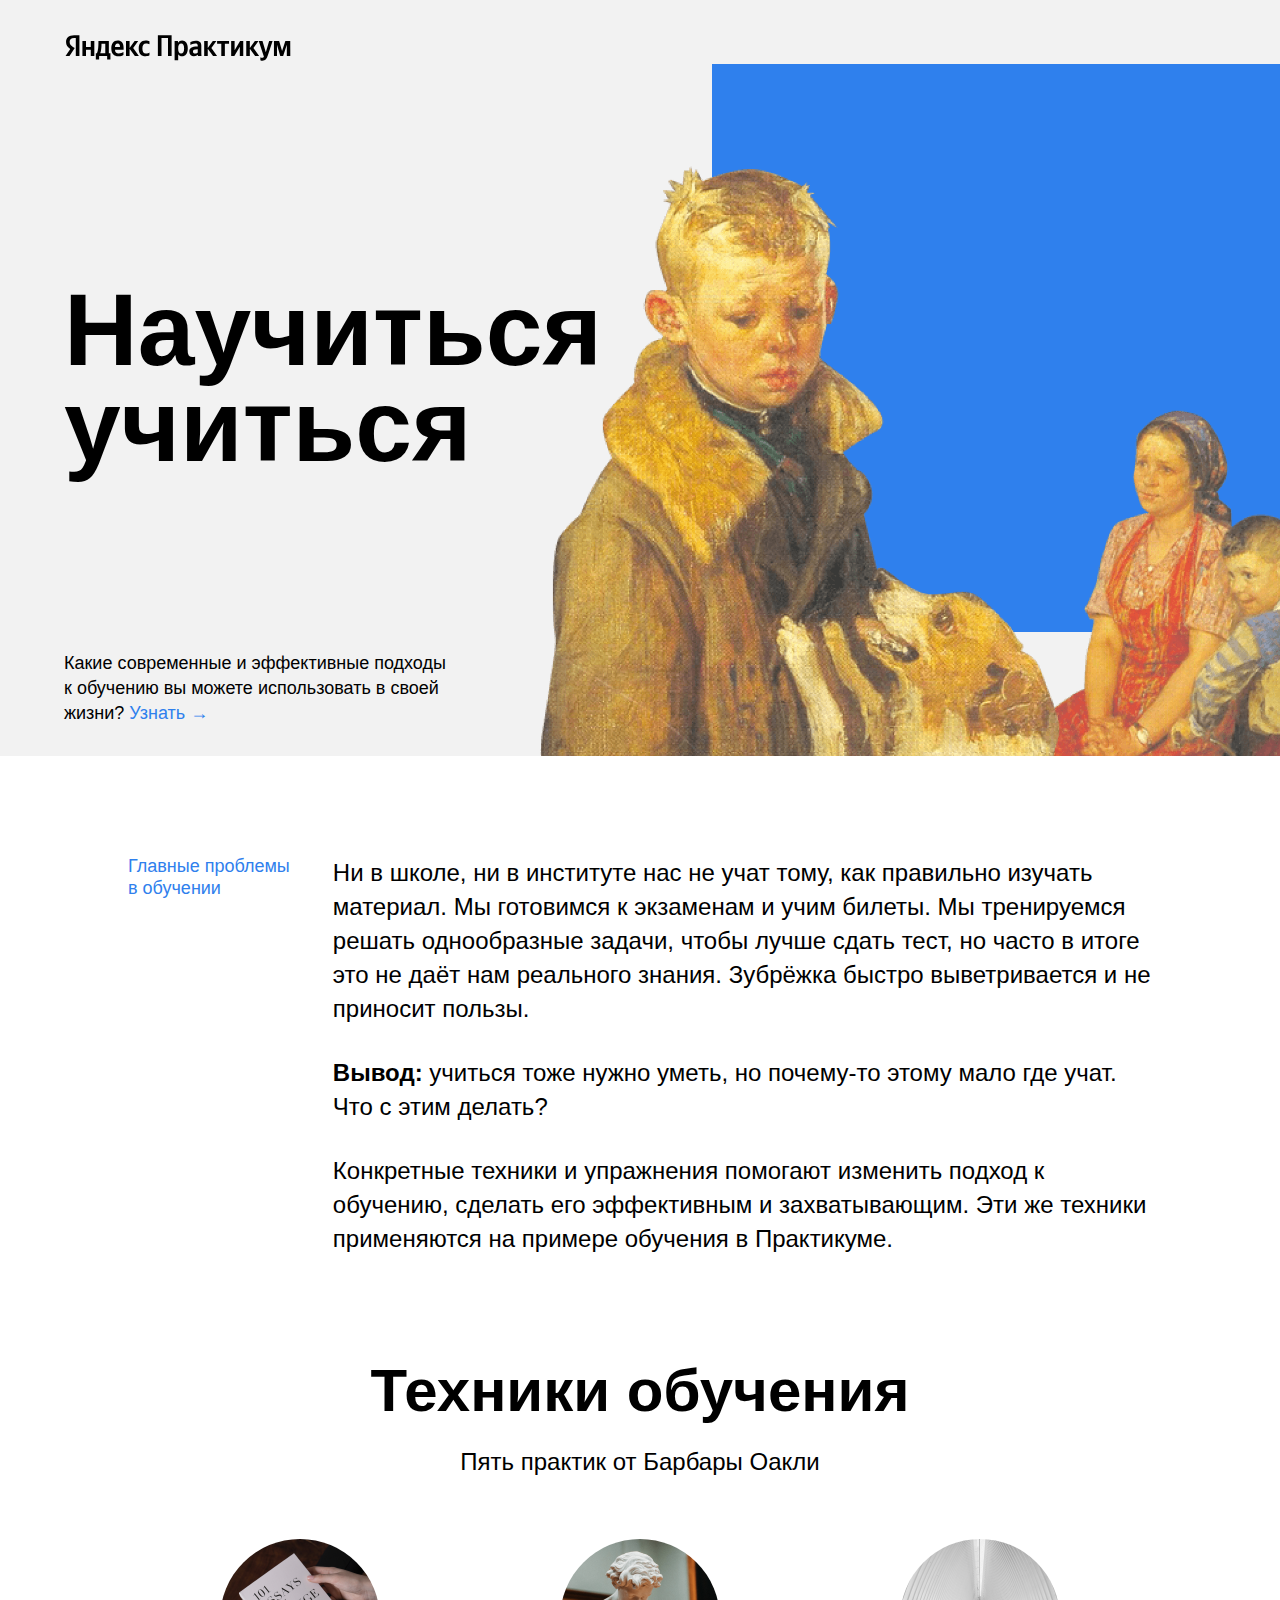
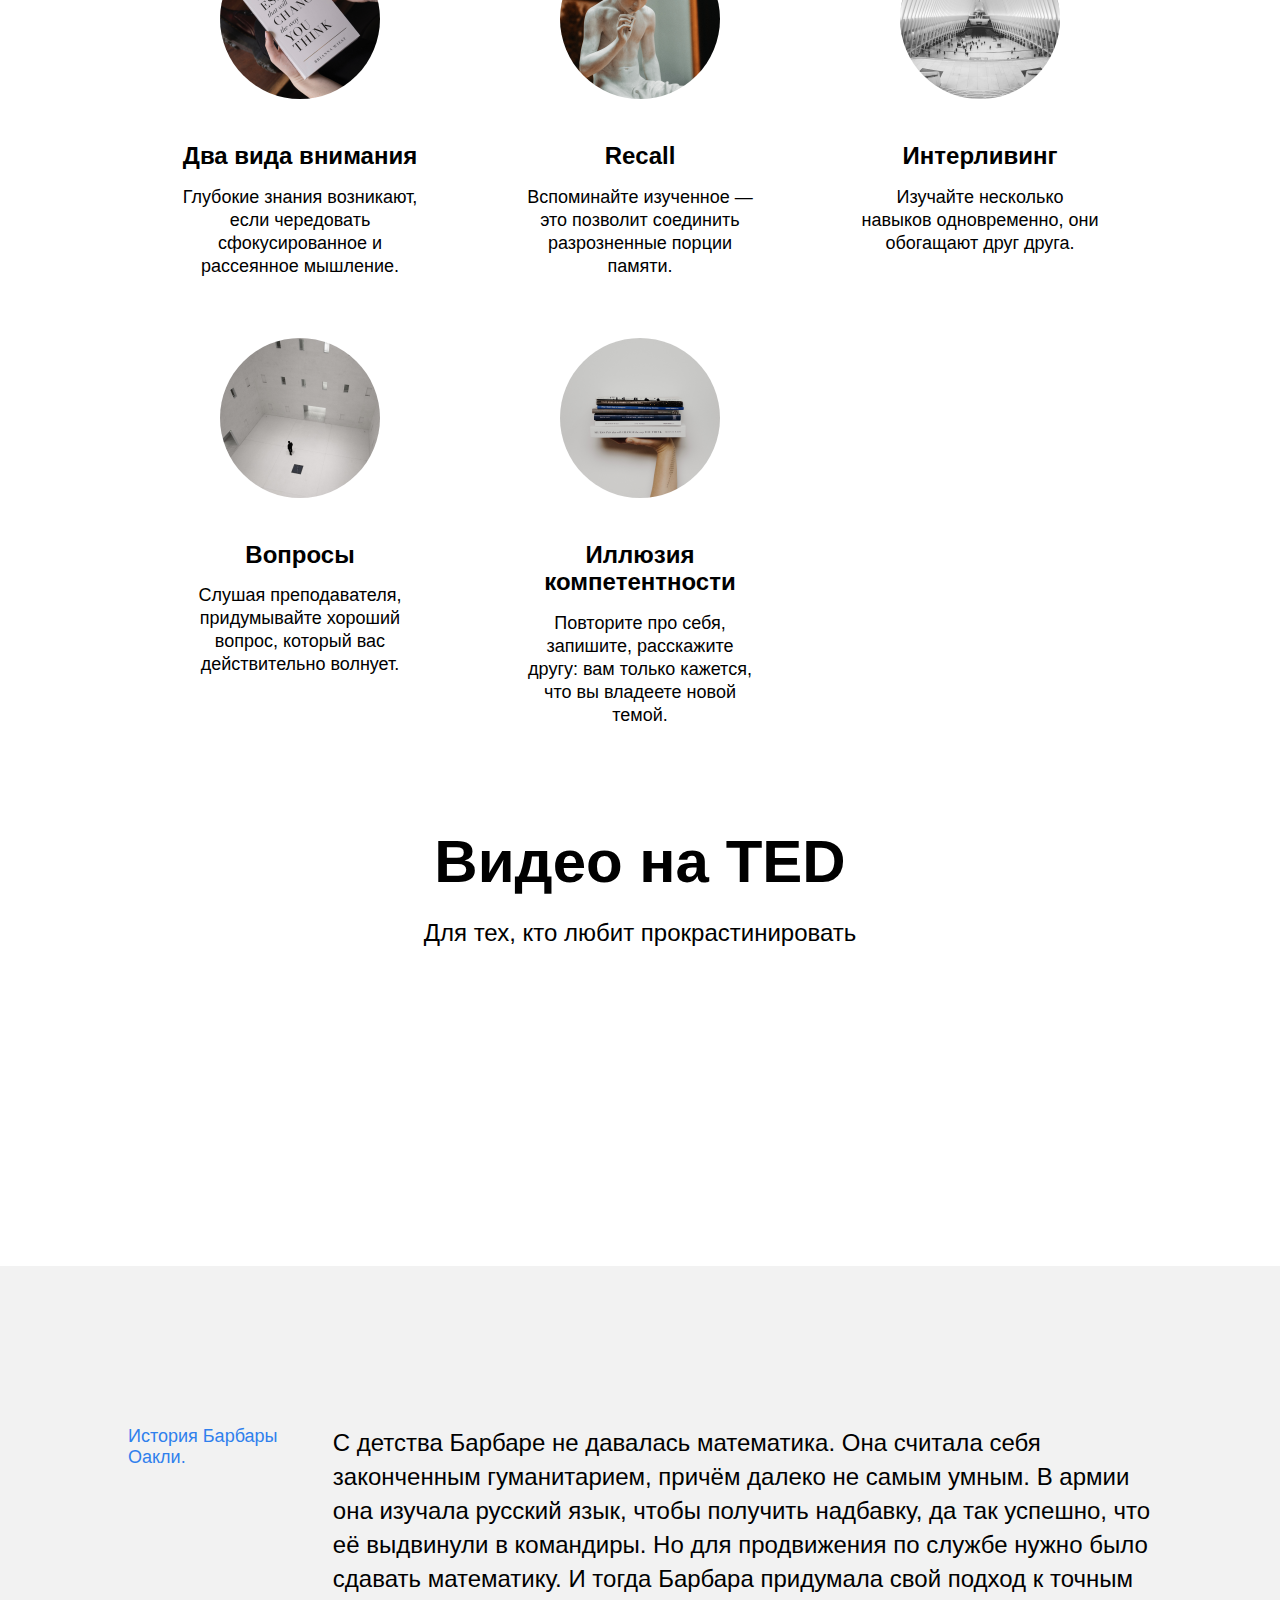
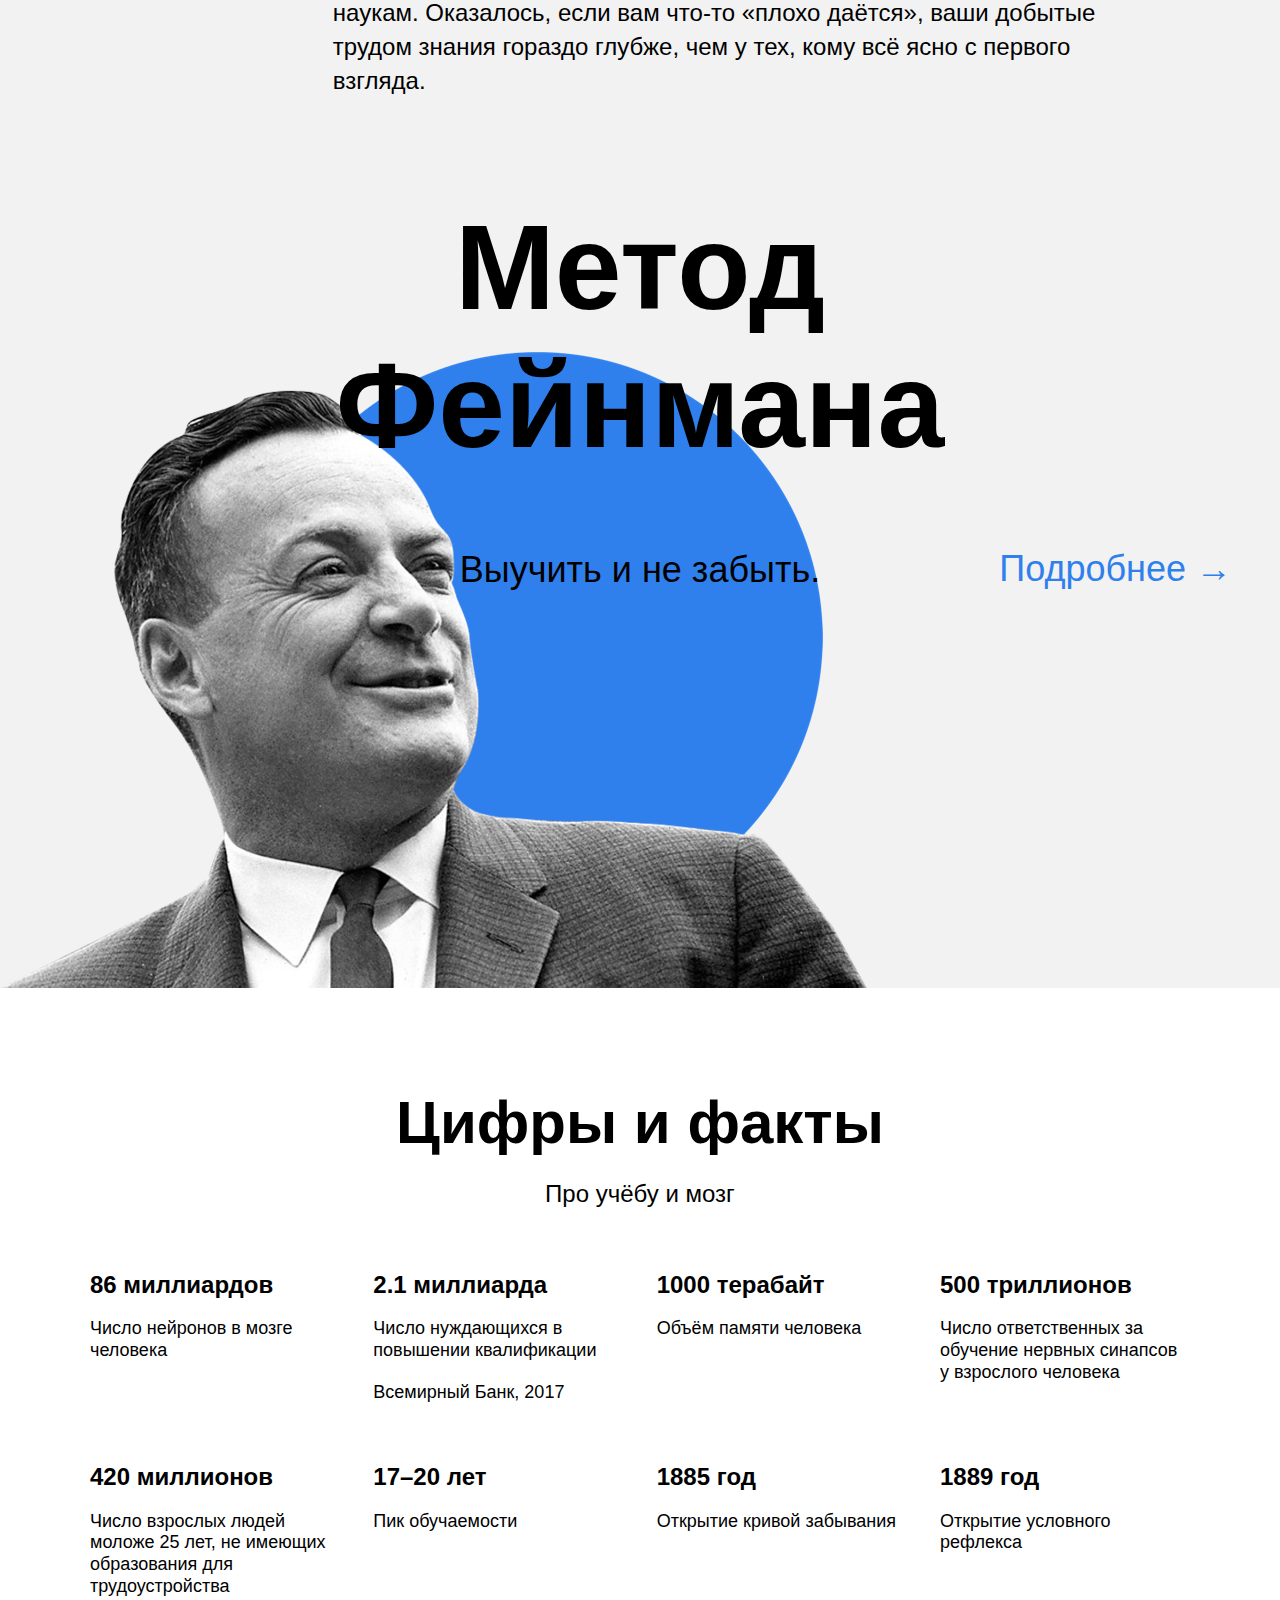
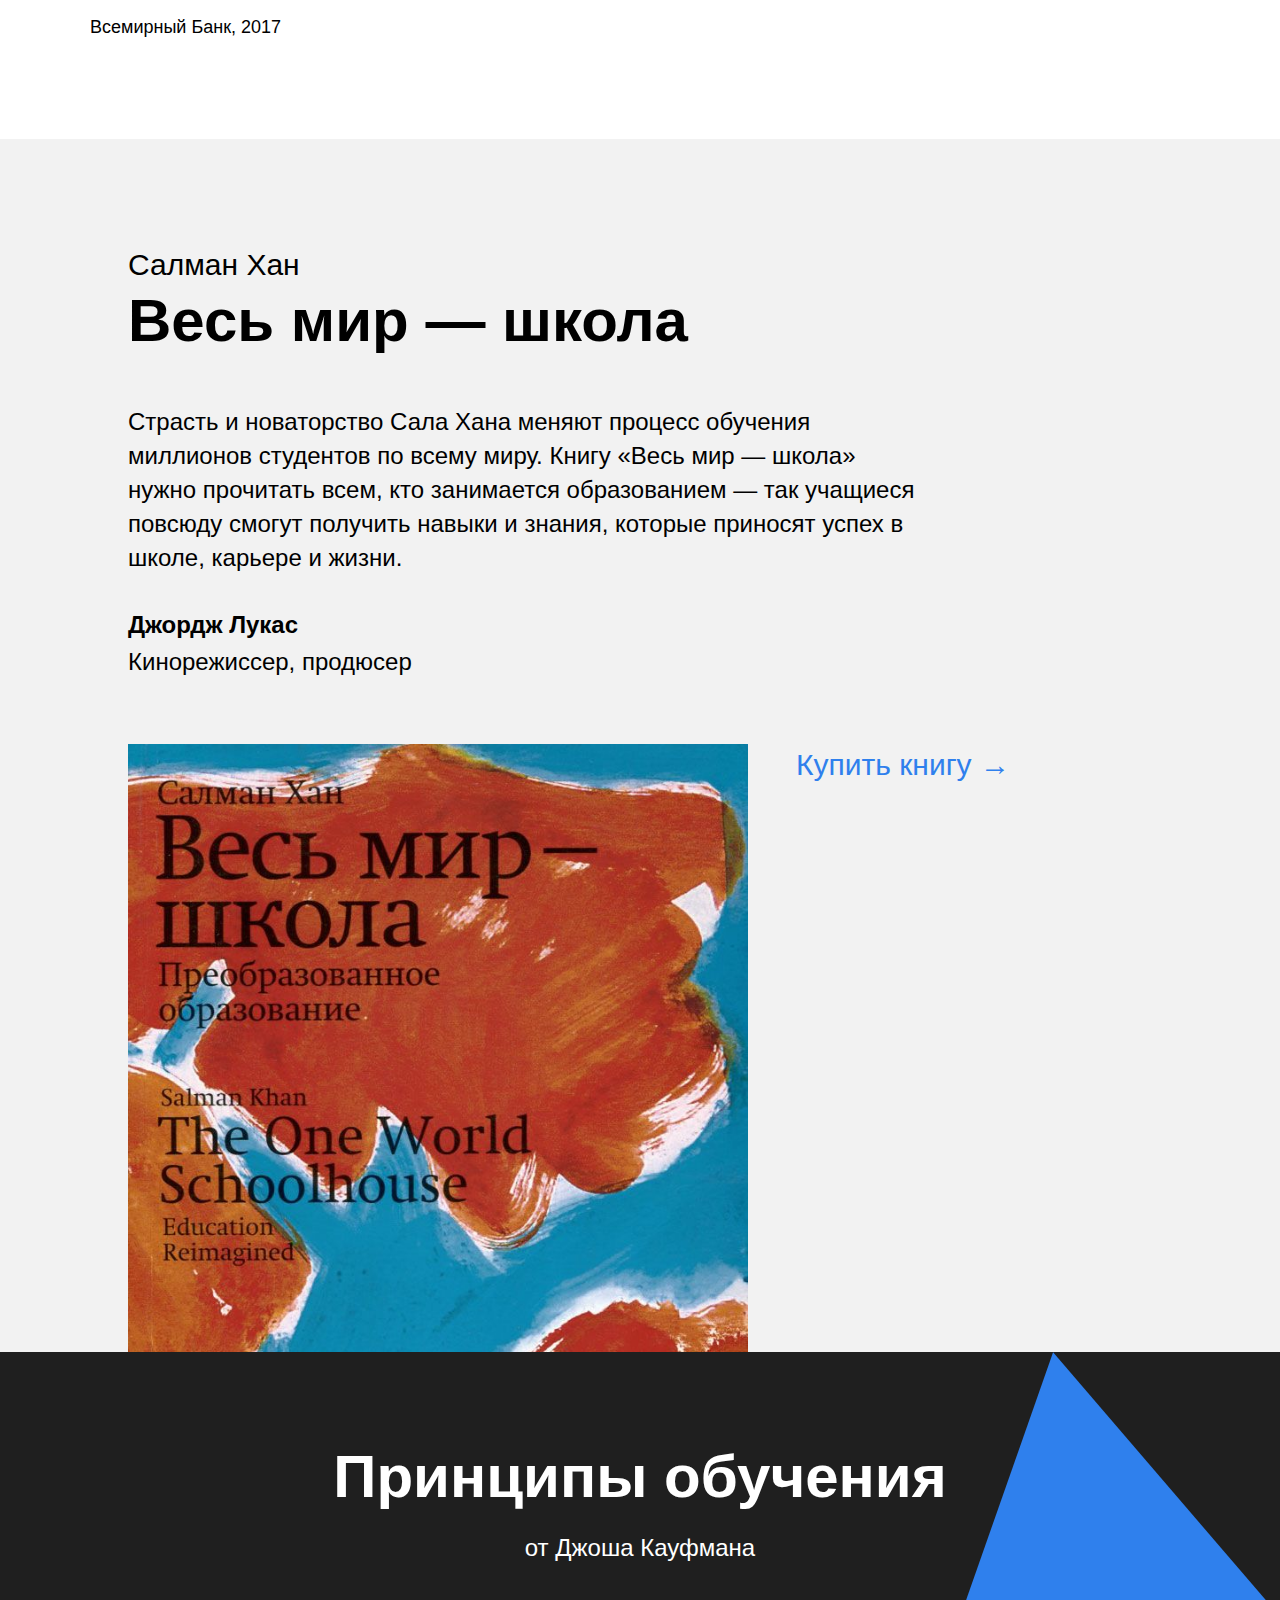
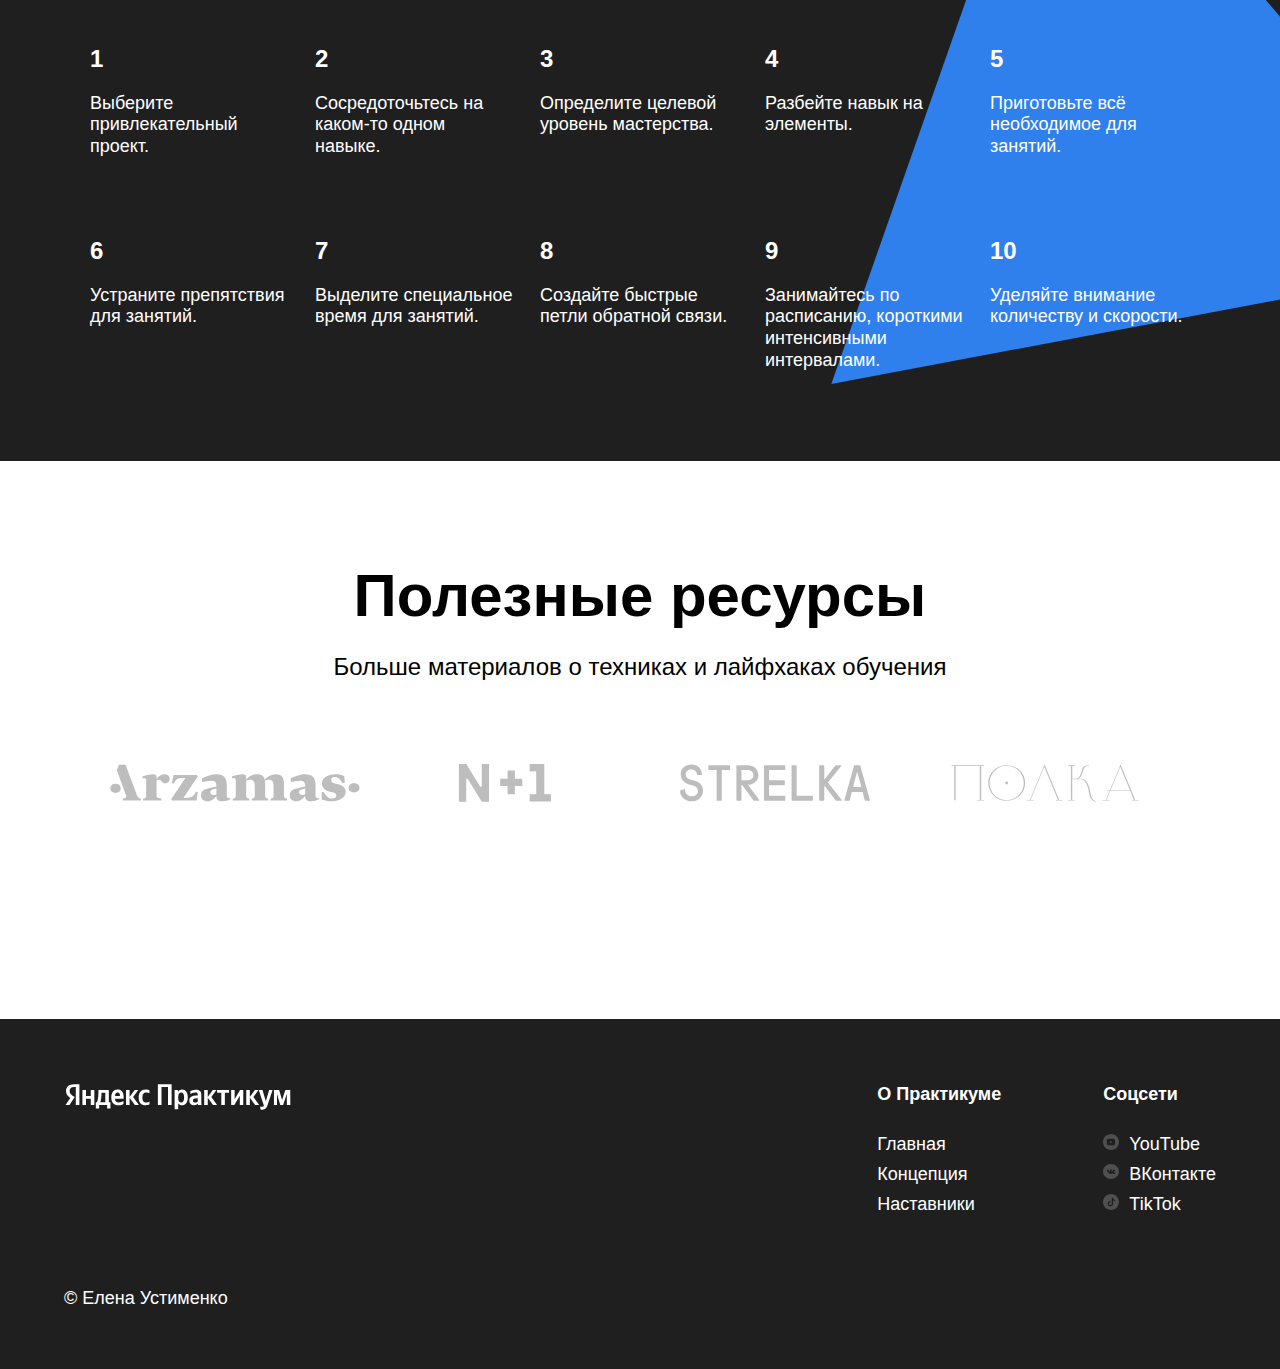
<file: index.html>
<!DOCTYPE html>
<html lang="ru">
<head>
  <meta charset="UTF-8">
  <meta name="viewport" content="width=device-width, initial-scale=1.0">
  <title>Научиться учиться</title>
  <link rel="stylesheet" href="./pages/index.css"> 
</head>
<body class="page">
  <header class="header">
    <img src="./images/logo_place_header.svg" alt="Логотип Яндекс Практикум" class="logo logo_place_header">
    <h1 class="header__title">Научиться учиться</h1>
    <p class="header__subtitle">Какие современные и эффективные подходы к обучению вы
    можете использовать в своей жизни? <a href="#" class="header__link link">Узнать →</a></p>
    <img src="./images/header-image.png" alt="Фрагмент картины Опять двойка, грустный мальчик пришёл домой после 
    получения плохой оценки" class="header__main-illustration">
    <div class="header__square-pic rotation"></div>
  </header>
  <main class="content">
    <section class="description">
      <div class="two-columns">
        <h2 class="two-columns__brief">Главные проблемы в обучении</h2>
        <div class="two-columns__main-text">
          <p class="two-columns__paragraph">Ни в школе, ни в институте нас не учат тому, как правильно изучать 
          материал. Мы готовимся к экзаменам и учим билеты. Мы тренируемся решать однообразные задачи,
          чтобы лучше сдать тест, но часто в итоге это не даёт нам реального знания. Зубрёжка
          быстро выветривается и не приносит пользы.</p>
          <p class="two-columns__paragraph"><span class="two-columns__span-accent">Вывод:</span> учиться тоже нужно 
          уметь, но почему-то этому мало где учат. Что с этим делать?</p>
          <p class="two-columns__paragraph">Конкретные техники и упражнения помогают изменить подход к обучению, 
          сделать его эффективным и захватывающим. Эти же техники применяются на примере обучения в Практикуме.</p>
        </div>
      </div>
    </section>
    <section class="techniques">
      <h2 class="section-title">Техники обучения</h2>
      <h3 class="section-subtitle">Пять практик от Барбары Оакли</h3>
      <ul class="cards">
        <li class="cards__item">
          <img src="./images/cards-attention.png" alt="Фотография книги с названием на английском языке 101 ессе, 
          которые изменят ваше мышление" class="cards__image">
          <h4 class="cards__title">Два вида внимания</h4>
          <p class="cards__description">Глубокие знания возникают, если чередовать 
          сфокусированное и рассеянное мышление.</p>
        </li>
        <li class="cards__item">
          <img src="./images/cards-recall.png" alt="Фотография статуи задумавшегося мальчика" class="cards__image">
          <h4 class="cards__title">Recall</h4>
          <p class="cards__description">Вспоминайте изученное — это позволит соединить 
          разрозненные порции памяти.</p>
        </li>
        <li class="cards__item">
          <img src="./images/cards-interliving.png" alt="Фотография большого холла в общественном здании" class="cards__image">
          <h4 class="cards__title">Интерливинг</h4>
          <p class="cards__description">Изучайте несколько навыков одновременно, 
          они обогащают друг друга.</p>
        </li>
        <li class="cards__item">
          <img src="./images/cards-question.png" alt="Фотография человека в пустой комнате с множеством 
          маленьких окон" class="cards__image">
          <h4 class="cards__title">Вопросы</h4>
          <p class="cards__description">Слушая преподавателя, придумывайте хороший вопрос, 
          который вас действительно волнует.</p>
        </li>
        <li class="cards__item">
          <img src="./images/cards-competence.png" alt="Фотография руки, держащей стопку книг" class="cards__image">
          <h4 class="cards__title">Иллюзия компетентности</h4>
          <p class="cards__description">Повторите про себя, запишите, расскажите другу: вам 
          только кажется, что вы владеете новой темой.</p>
        </li>
      </ul>
    </section>
    <section class="video">
      <h2 class="section-title">Видео нa TED</h2>
      <h3 class="section-subtitle">Для тех, кто любит прокрастинировать</h3>
    <div class="video__iframes">
        <iframe class="video__iframe" src="https://www.youtube.com/embed/5MgBikgcWnY" 
        title="YouTube video player" allow="accelerometer; autoplay; clipboard-write; 
        encrypted-media; gyroscope; picture-in-picture" allowfullscreen></iframe>
        <iframe class="video__iframe" src="https://www.youtube.com/embed/arj7oStGLkU" 
        title="YouTube video player" allow="accelerometer; autoplay; clipboard-write; 
        encrypted-media; gyroscope; picture-in-picture" allowfullscreen></iframe>
    </div>
    </section>
    <section class="oakley">
      <div class="two-columns">
        <h2 class="two-columns__brief">История Барбары Оакли.</h2>
        <div class="two-columns__main-text">
          <p class="two-columns__paragraph">С детства Барбаре не давалась математика. Она считала себя законченным гуманитарием,
          причём далеко не самым умным. В армии она изучала русский язык, чтобы получить надбавку, да так успешно, что её 
          выдвинули в командиры. Но для продвижения по службе нужно было сдавать математику. И тогда Барбара придумала свой 
          подход к точным наукам. Оказалось, если вам что-то «плохо даётся», ваши добытые трудом знания гораздо глубже, чем
          у тех, кому всё ясно с первого взгляда.</p>
        </div>
      </div>
    </section>
    <section class="feynman">
      <h2 class="feynman__title">Метод Фейнмана</h2>
      <h3 class="feynman__subtitle">Выучить и не забыть.</h3>
      <a href="#" class="feynman__link link">Подробнее  →</a>
      <img src="./images/feynman.png" alt="Фото Фейнмана" class="feynman__image">
    </section>
    <section class="digits">
      <h2 class="section-title">Цифры и факты</h2>
      <h3 class="section-subtitle">Про учёбу и мозг</h3>
      <ul class="table">
        <li class="table__cell">
          <h4 class="table__heading">86 миллиардов</h4>
          <p class="table__text">Число нейронов в мозге человека</p>
        </li>
        <li class="table__cell">
          <h4 class="table__heading">2.1 миллиарда</h4>
          <p class="table__text">Число нуждающихся в повышении квалификации</p>
          <p class="table__text">Всемирный Банк, 2017</p>
        </li>
        <li class="table__cell">
          <h4 class="table__heading">1000 терабайт</h4>
          <p class="table__text">Объём памяти человека</p>
        </li>
        <li class="table__cell">
          <h4 class="table__heading">500 триллионов</h4>
          <p class="table__text">Число ответственных за обучение нервных синапсов у взрослого человека</p>
        </li>
        <li class="table__cell">
          <h4 class="table__heading">420 миллионов</h4>
          <p class="table__text">Число взрослых людей моложе 25 лет, не имеющих образования для трудоустройства</p>
          <p class="table__text">Всемирный Банк, 2017</p>
        </li>
        <li class="table__cell">
          <h4 class="table__heading">17–20 лет</h4>
          <p class="table__text">Пик обучаемости</p>
        </li>
        <li class="table__cell">
          <h4 class="table__heading">1885 год</h4>
          <p class="table__text">Открытие кривой забывания</p>
        </li>
        <li class="table__cell">
          <h4 class="table__heading">1889 год</h4>
          <p class="table__text">Открытие условного рефлекса</p>
        </li>
      </ul>
    </section>
    <section class="khan">
      <div class="khan__container">
        <h3 class="khan__author">Салман Хан</h3>
        <h2 class="khan__title">Весь мир — школа</h2>
        <blockquote class="khan__quote">Страсть и новаторство Сала Хана меняют процесс обучения миллионов 
        студентов по всему миру. Книгу «Весь мир — школа» нужно прочитать всем, кто занимается 
        образованием — так учащиеся повсюду смогут получить навыки и знания, которые приносят успех 
        в школе, карьере и жизни.</blockquote>
        <p class="khan__quote-author">Джордж Лукас</p>
        <p class="khan__quote-author-subline">Кинорежиссер, продюсер</p>
        <div class="khan__book-container">
          <img src="./images/khan-book.jpg" alt="Обложка книги Весь мир школа автор Салман Хан" class="khan__book-pic">
          <a href="#" class="khan__buy-link link">Купить книгу →</a>
        </div>
      </div>
    </section>
    <section class="kaufman">
      <h2 class="section-title section-title_theme_dark">Принципы обучения</h2>
      <h3 class="section-subtitle section-subtitle_theme_dark">от Джоша Кауфмана</h3>
      <ul class="table table_theme_dark">
        <li class="table__cell table__cell_theme_dark">
          <h4 class="table__heading table__heading_theme_dark">1</h4>
          <p class="table__text table__text_theme_dark">Выберите привлекательный проект.</p>
        </li>
        <li class="table__cell table__cell_theme_dark">
          <h4 class="table__heading table__heading_theme_dark">2</h4>
          <p class="table__text table__text_theme_dark">Сосредоточьтесь на каком-то одном навыке.</p>
        </li>
        <li class="table__cell table__cell_theme_dark">
          <h4 class="table__heading table__heading_theme_dark">3</h4>
          <p class="table__text table__text_theme_dark">Определите целевой уровень мастерства.</p>
        </li>
        <li class="table__cell table__cell_theme_dark">
          <h4 class="table__heading table__heading_theme_dark">4</h4>
          <p class="table__text table__text_theme_dark">Разбейте навык на элементы.</p>
        </li>
        <li class="table__cell table__cell_theme_dark">
          <h4 class="table__heading table__heading_theme_dark">5</h4>
          <p class="table__text table__text_theme_dark">Приготовьте всё необходимое для занятий.</p>
        </li>
        <li class="table__cell table__cell_theme_dark">
          <h4 class="table__heading table__heading_theme_dark">6</h4>
          <p class="table__text table__text_theme_dark">Устраните препятствия для занятий.</p>
        </li>
        <li class="table__cell table__cell_theme_dark">
          <h4 class="table__heading table__heading_theme_dark">7</h4>
          <p class="table__text table__text_theme_dark">Выделите специальное время для занятий.</p>
        </li>
        <li class="table__cell table__cell_theme_dark">
          <h4 class="table__heading table__heading_theme_dark">8</h4>
          <p class="table__text table__text_theme_dark">Создайте быстрые петли обратной связи.</p>
        </li>
        <li class="table__cell table__cell_theme_dark">
          <h4 class="table__heading table__heading_theme_dark">9</h4>
          <p class="table__text table__text_theme_dark">Занимайтесь по расписанию, короткими интенсивными интервалами.</p>
        </li>
        <li class="table__cell table__cell_theme_dark">
          <h4 class="table__heading table__heading_theme_dark">10</h4>
          <p class="table__text table__text_theme_dark">Уделяйте внимание количеству и скорости.</p>
        </li>
      </ul>
      <div class="kaufman__triangle rotation"></div>
    </section>
    <section class="resources">
      <h2 class="section-title">Полезные ресурсы</h2>
      <h3 class="section-subtitle">Больше материалов о техниках и лайфхаках обучения</h3>
      <div class="resources__logo-zone">
        <a href="#" target="_blank" class="resources__link link">
        <img src="./images/logo/resources-arzamas.svg" alt="Название ресурса Арзамас" class="resources__logo">
        </a>
        <a href="#" target="_blank" class="resources__link link">
          <img src="./images/logo/resources-n1.svg" alt="Название ресурса Н плюс один" class="resources__logo">
        </a>
        <a href="#" target="_blank" class="resources__link link">
          <img src="./images/logo/resources-strelka.svg" alt="Название ресурса Стрелка" class="resources__logo"> 
        </a>
        <a href="#" target="_blank" class="resources__link link">
          <img src="./images/logo/resources-polka.svg" alt="Название ресурса Полка" class="resources__logo">
        </a>
      </div>
    </section>
  </main>
  <footer class="footer">
    <div class="footer__columns">
      <div class="footer__column footer__column_content_copyright">
        <img src="./images/logo_place_footer.svg" alt="Логотип Яндекс Практикум" class="logo logo_place_footer">
        <p class="footer__author"> &copy; Елена Устименко</p>
      </div>
      <nav class="footer__column footer__column_content_info">
        <h4 class="footer__column-heading">О Практикуме</h4>
        <ul class="footer__column-links">
          <li>
            <a href="#" class="footer__column-link link">Главная</a>
          </li>
          <li>
            <a href="#" class="footer__column-link link">Концепция</a>
          </li>
          <li>
            <a href="#" class="footer__column-link link">Наставники</a>
          </li>
        </ul>
      </nav>
      <div class="footer__column footer__column_content_social">
        <h4 class="footer__column-heading">Соцсети</h4>
        <ul class="footer__column-links">
          <li>
            <a href="#" class="footer__column-link link" target="_blank">
            <img src="./images/youtube-icon.svg" alt="Иконка видеохостинга, предоставляющего услуги хранения, 
              доставки и показа видео" class="footer__social-icon">YouTube</a>
          </li>
          <li>
            <a href="#" class="footer__column-link link" target="_blank">
            <img src="./images/vk_color_white.svg" alt="Иконка российской соцсети" class="footer__social-icon">ВКонтакте</a>
          </li>
          <li>
            <a href="#" class="footer__column-link link" target="_blank">
            <img src="./images/tiktok-icon.svg" alt="Иконка сервиса для создания и просмотра коротких видео" class="footer__social-icon">TikTok</a>
          </li> 
        </ul>
      </div>
    </div>
  </footer>
</body>
</html>
</file>
<file: pages/index.css>
@import url(../vendor/normalize.css);
@import url(../blocks/content/content.css);
@import url(../blocks/description/description.css);
@import url(../blocks/digits/digits.css);
@import url(../blocks/feynman/feynman.css);
@import url(../blocks/feynman/__image/feynman__image.css);
@import url(../blocks/feynman/__link/feynman__link.css);
@import url(../blocks/feynman/__subtitle/feynman__subtitle.css);
@import url(../blocks/feynman/__title/feynman__title.css);
@import url(../blocks/footer/footer.css);
@import url(../blocks/footer/__author/footer__author.css);
@import url(../blocks/footer/__column/_content/footer__column_content_copyright.css);
@import url(../blocks/footer/__column/_content/footer__column_content_info.css);
@import url(../blocks/footer/__column/_content/footer__column_content_social.css);
@import url(../blocks/footer/__column-heading/footer__column-heading.css);
@import url(../blocks/footer/__column-link/footer__column-link.css);
@import url(../blocks/footer/__column-links/footer__column-links.css);
@import url(../blocks/footer/__columns/footer__columns.css);
@import url(../blocks/footer/__social-icon/footer__social-icon.css);
@import url(../blocks/header/header.css);
@import url(../blocks/header/__link/header__link.css);
@import url(../blocks/header/__main-illustration/header__main-illustratin.css);
@import url(../blocks/header/__square-pick/header__square-pick.css);
@import url(../blocks/header/__subtitle/header__subtitle.css);
@import url(../blocks/header/__title/header__title.css);
@import url(../blocks/kaufman/kaufman.css);
@import url(../blocks/kaufman/__triangle/kaufman__triangle.css);
@import url(../blocks/khan/khan.css);
@import url(../blocks/logo/logo.css);
@import url(../blocks/logo/_place/logo_place_header.css);
@import url(../blocks/logo/_place/logo_place_footer.css);
@import url(../blocks/oakley/oakley.css);
@import url(../blocks/page/page.css);
@import url(../blocks/resources/resources.css);
@import url(../blocks/table/table.css);
@import url(../blocks/table/__cell/table__cell.css);
@import url(../blocks/table/__cell/_theme/table__cell_theme_dark.css);
@import url(../blocks/table/__heading/table__heading.css);
@import url(../blocks/table/__heading/_theme/table__heading_theme_dark.css);
@import url(../blocks/table/__text/table__text.css);
@import url(../blocks/table/__text/_theme/table__text_theme_dark.css);
@import url(../blocks/techniques/techniques.css);
@import url(../blocks/two-columns/two-columns.css);
@import url(../blocks/two-columns/__brief/two-columns__brief.css);
@import url(../blocks/two-columns/__main-text/two-columns__main-text.css);
@import url(../blocks/two-columns/__paragraph/two-columns__paragraph.css);
@import url(../blocks/two-columns/__span-accent/two-columns__span-accent.css);
@import url(../blocks/video/video.css);
@import url(../blocks/video/__iframe/video__iframe.css);
@import url(../blocks/video/__iframes/video__iframes.css);
@import url(../blocks/link/link.css);
@import url(../blocks/rotation/rotation.css);
@import url(../blocks/section-subtitle/section-subtitle.css);
@import url(../blocks/section-subtitle/_theme/section-subtitle_theme_dark.css);
@import url(../blocks/section-title/section-title.css);
@import url(../blocks/section-title/_theme/section-title_theme_dark.css);
@import url(../blocks/cards/cards.css);
@import url(../blocks/cards/__description/cards__description.css);
@import url(../blocks/cards/__image/cards__image.css);
@import url(../blocks/cards/__item/cards__item.css);
@import url(../blocks/cards/__title/cards__title.css);
@import url(../blocks/video/__iframe/video__iframe.css);
@import url(../blocks/video/__iframe/video__iframe.css);
@import url(../blocks/khan/khan.css);
@import url(../blocks/khan/__author/khan__author.css);
@import url(../blocks/khan/__book-container/khan__book-container.css);
@import url(../blocks/khan/__book-pic/khan__book-pic.css);
@import url(../blocks/khan/__buy-link/khan__buy-link.css);
@import url(../blocks/khan/__container/khan__container.css);
@import url(../blocks/khan/__quote/khan__quote.css);
@import url(../blocks/khan/__quote-author/khan__quote-author.css);
@import url(../blocks/khan/__quote-author-subline/khan__quote-author-subline.css);
@import url(../blocks/khan/__title/khan__title.css);
@import url(../blocks/resources/resources.css);
@import url(../blocks/resources/__link/resources__link.css);
@import url(../blocks/resources/__logo-zone/resources__logo-zone.css);
@import url(../blocks/resources/__logo/resources__logo.css);
</file>
